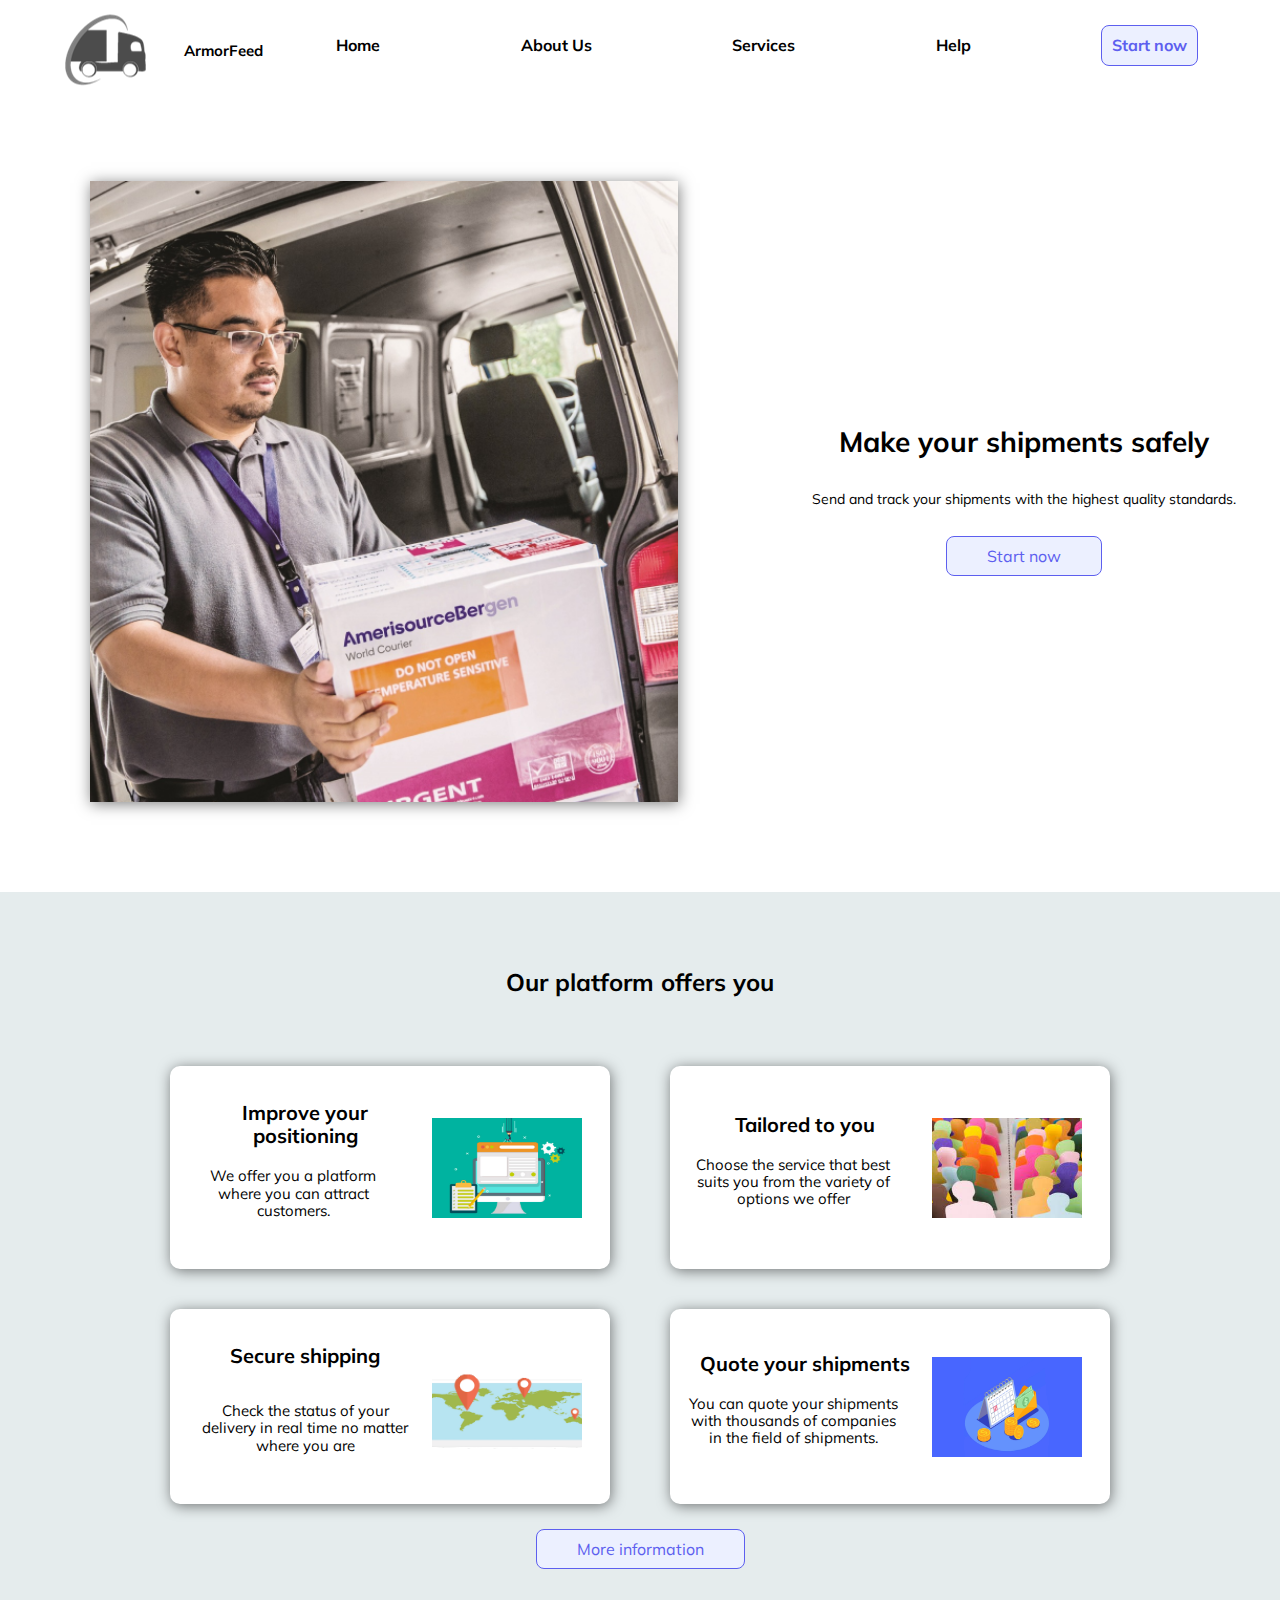
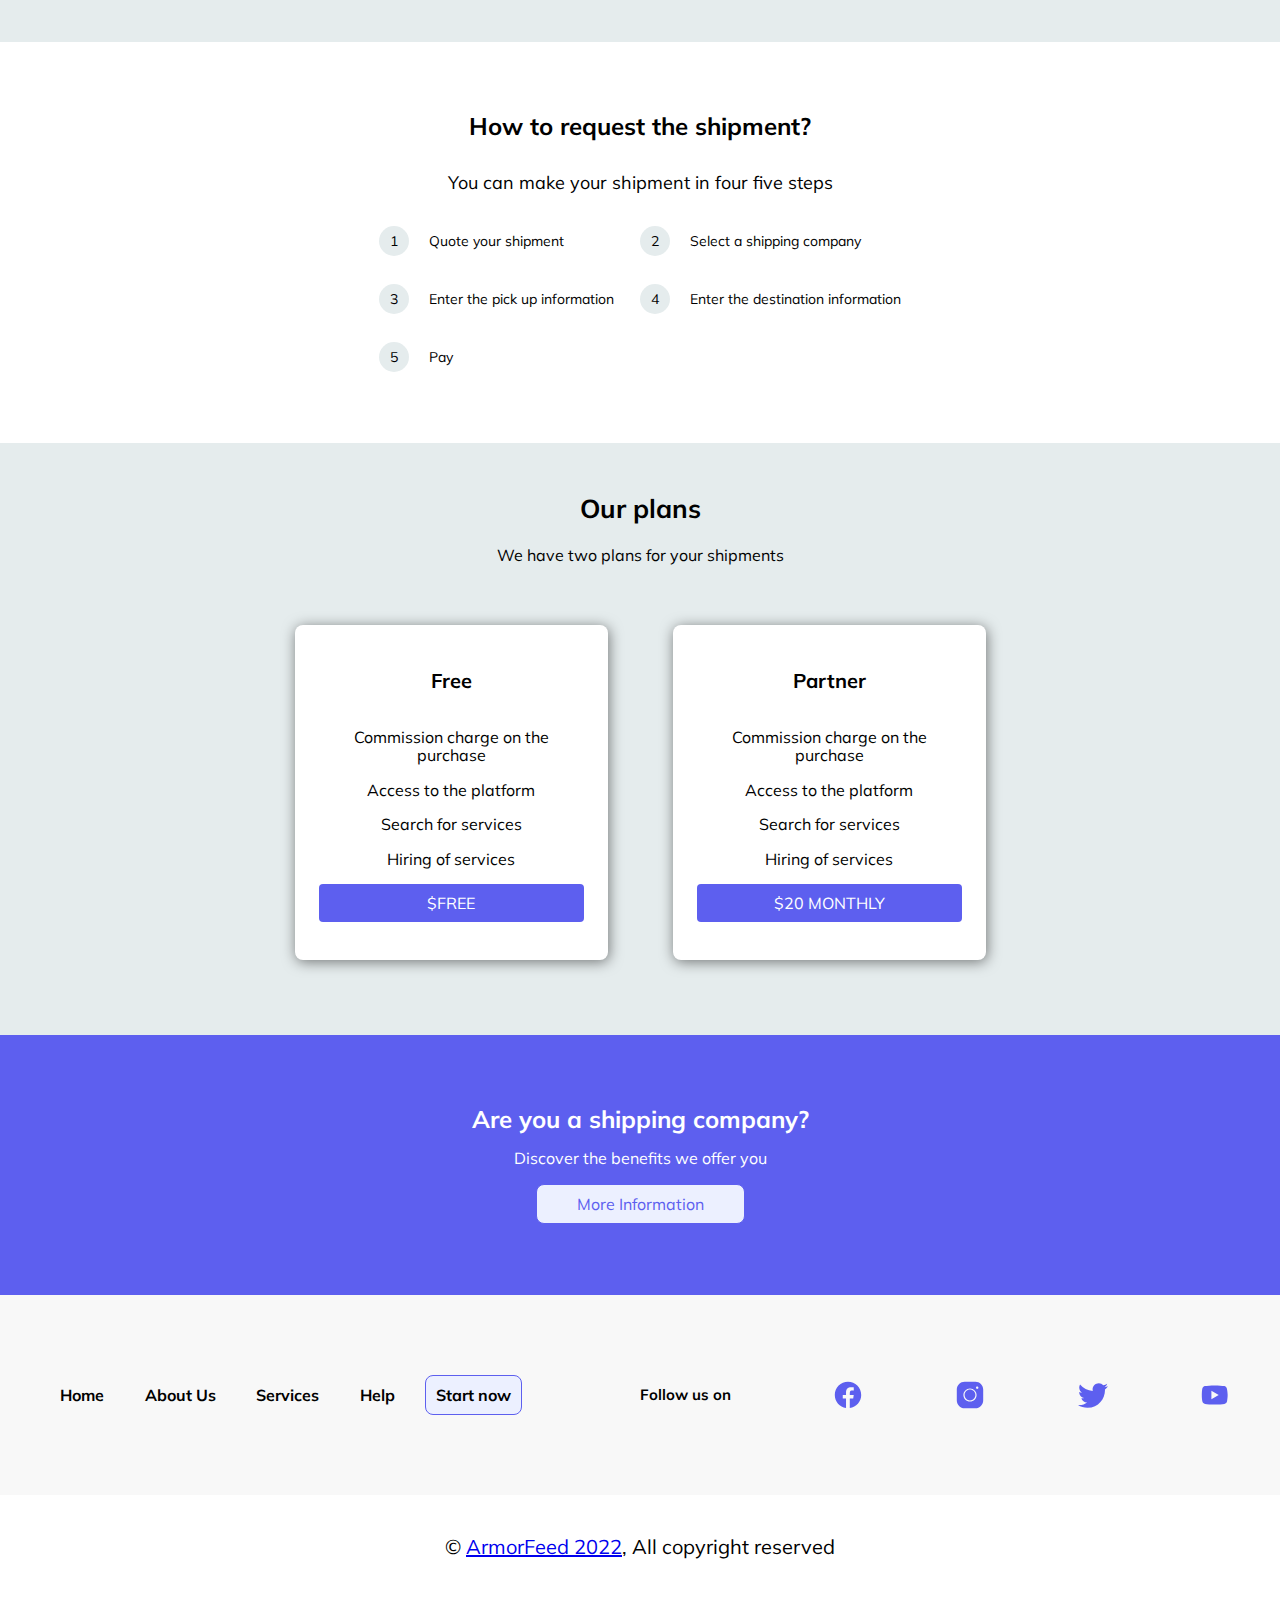
<file: index.html>
<!DOCTYPE html>
<html lang="en">
  <head>
    <meta charset="UTF-8" />
    <meta name="viewport" content="width=device-width, initial-scale=1.0" />
    <meta name="description" content="ArmorFeed safe shipping services" />
    <meta
      name="keywords"
      content="ArmorFeed, shipping services, safe shipping, couriers"
    />
    <meta name="author" content="Softeam" />
    <meta name="copyright" content="Copyright Softeam, 2022" />
    <title>ArmorFeed - Safe Shipments</title>
    <link rel="icon" href="favicon.ico">
    <link rel="stylesheet" href="css/normalize.css">
    <link rel="stylesheet" href="css/styles.css">
    <link rel="preconnect" href="https://fonts.googleapis.com">
    <link rel="preconnect" href="https://fonts.gstatic.com" crossorigin>
    <link href="https://fonts.googleapis.com/css2?family=Mulish:wght@300;400;500;700;800&display=swap" rel="stylesheet">
</head>
<body>

<header class="header">
    <section>
        <a href="" class="header__logo">
            <img src="img/armor-feed.png" alt="Logo image" class="header__logo-img">
            <div class="header__logo-text">ArmorFeed</div>
        </a>
    </section>
    <!-- Desktop navigation is injected here-->
    <img src="img/burger-nav.svg" alt="Burger Nav Icon" class="burgerNav" id="burgerNav">
    <!-- Tablet/mobile navigation is injected  here-->
</header>
<main class="base">
    <section id="Home"></section>
    <section id="About-us" class="disabled container"></section>
    <section id="Services" class="disabled container"></section>
    <section id="Help" class="disabled container"></section>
</main>
<footer>
    <!-- Footer Navigation is injected here -->
    <div id="footer" class="footer">
        <section class="footer__Description">
            <p class="footer__Description-item w-100">Follow us on</p>
            <a href="https://www.facebook.com/" target="_blank">
                <img src="img/facebook-icon.svg" alt="Facebook Logo" class="footer__Description-item">
            </a>
            <a href="https://www.instagram.com/" target="_blank">
                <img src="img/instagram-icon.svg" alt="Instagram Logo" class="footer__Description-item">
            </a>
            <a href="https://twitter.com/home" target="_blank">
                <img src="img/twitter-icon.svg" alt="twitter Logo" class="footer__Description-item">
            </a>
            <a href="https://www.youtube.com/" target="_blank">
                <img src="img/youtube-icon.svg" alt="youtube Logo" class="footer__Description-item">
            </a>
        </section>
    </div>
    <div class="terms">
        <p>&copy; <a href="terms.html">ArmorFeed 2022</a>, All copyright reserved</p>
    </div>
</footer>
<!--Nav Template to be injected using JavaScript -->
<template id="TemplateNav">
    <nav class="TemplateTabsNav showNavAnimation">
        <li><a class="header__tabs-item" href="#Home">Home</a></li>
        <li><a class="header__tabs-item" href="#About-us">About Us</a></li>
        <li><a class="header__tabs-item" href="#Services">Services</a></li>
        <li><a class="header__tabs-item" href="#Help">Help</a></li>
        <li><a class="header__tabs-item not-clickable button-secondary" href="https://armorfeed-58165.web.app/sign-in" target="_blank">Start now</a></li>
    </nav>
</template>

<script type="module" src="js/script.js"></script>
</body>
</html>
</file>
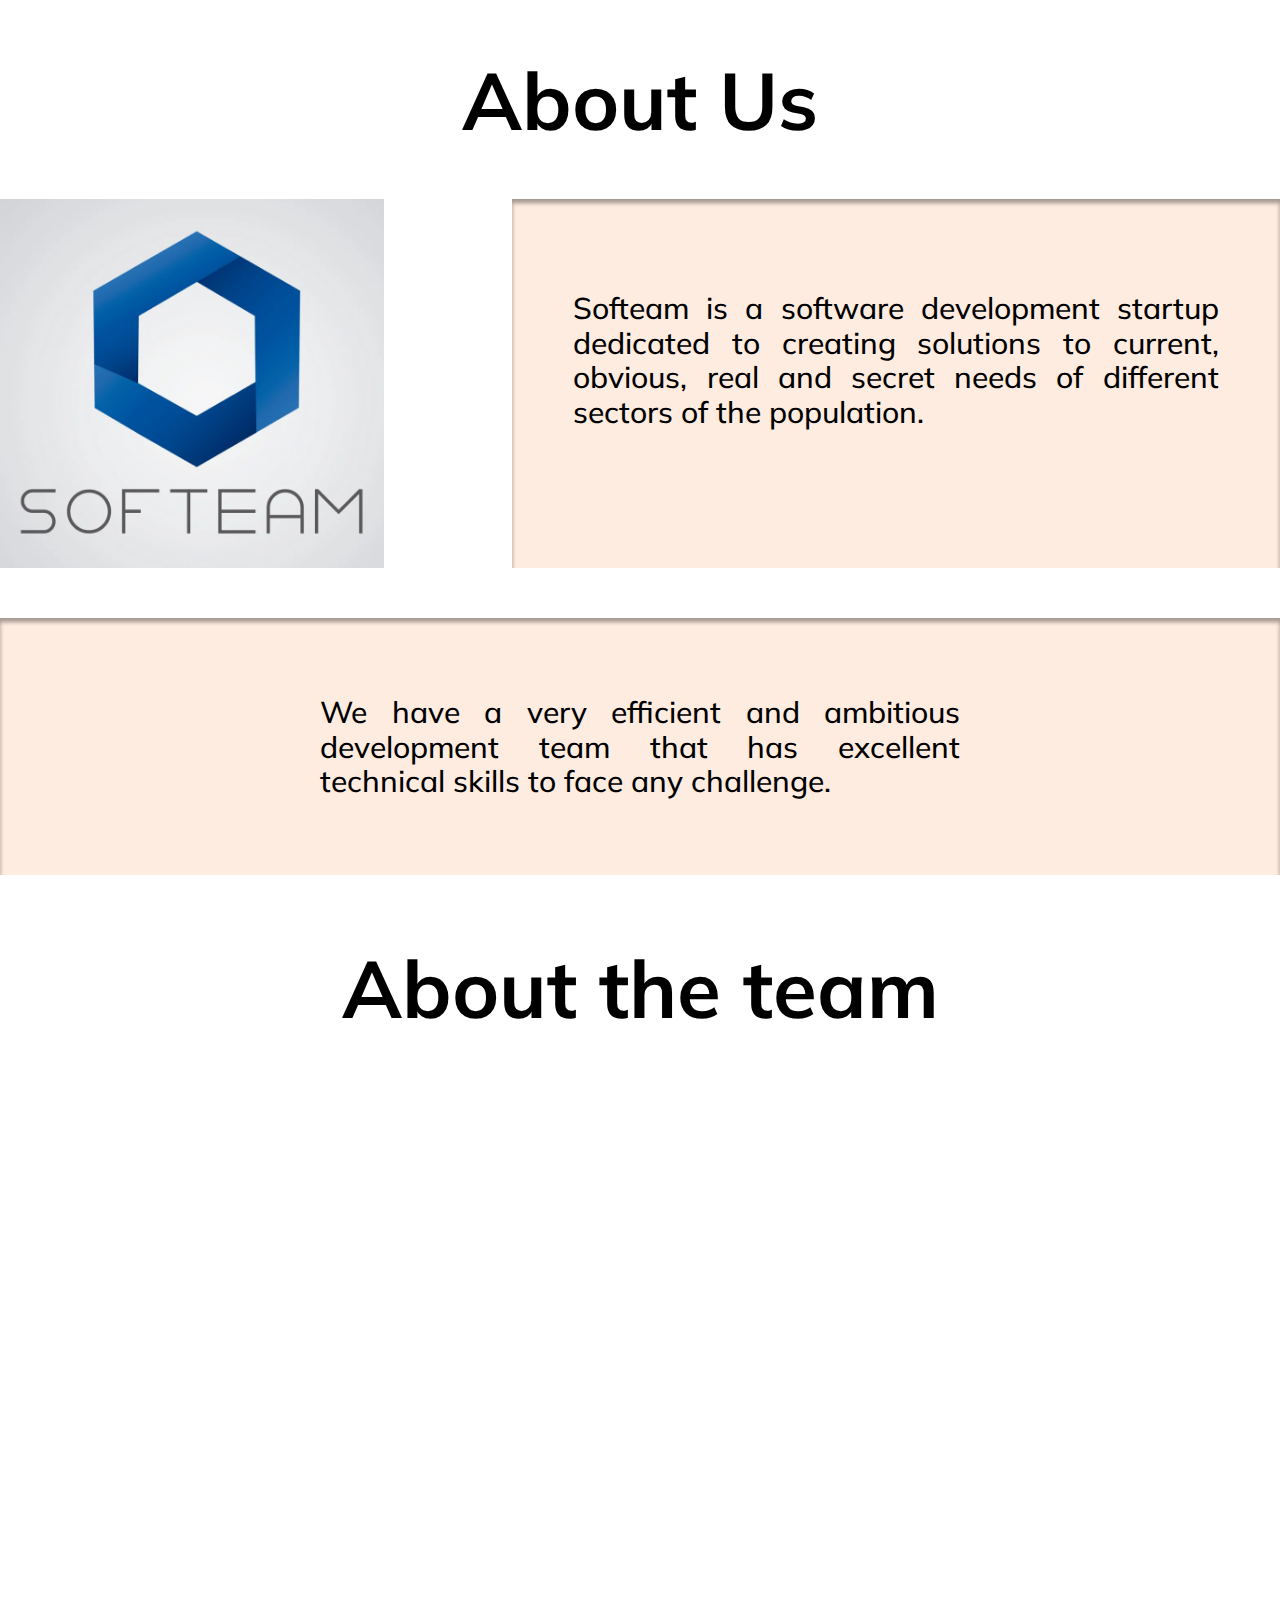
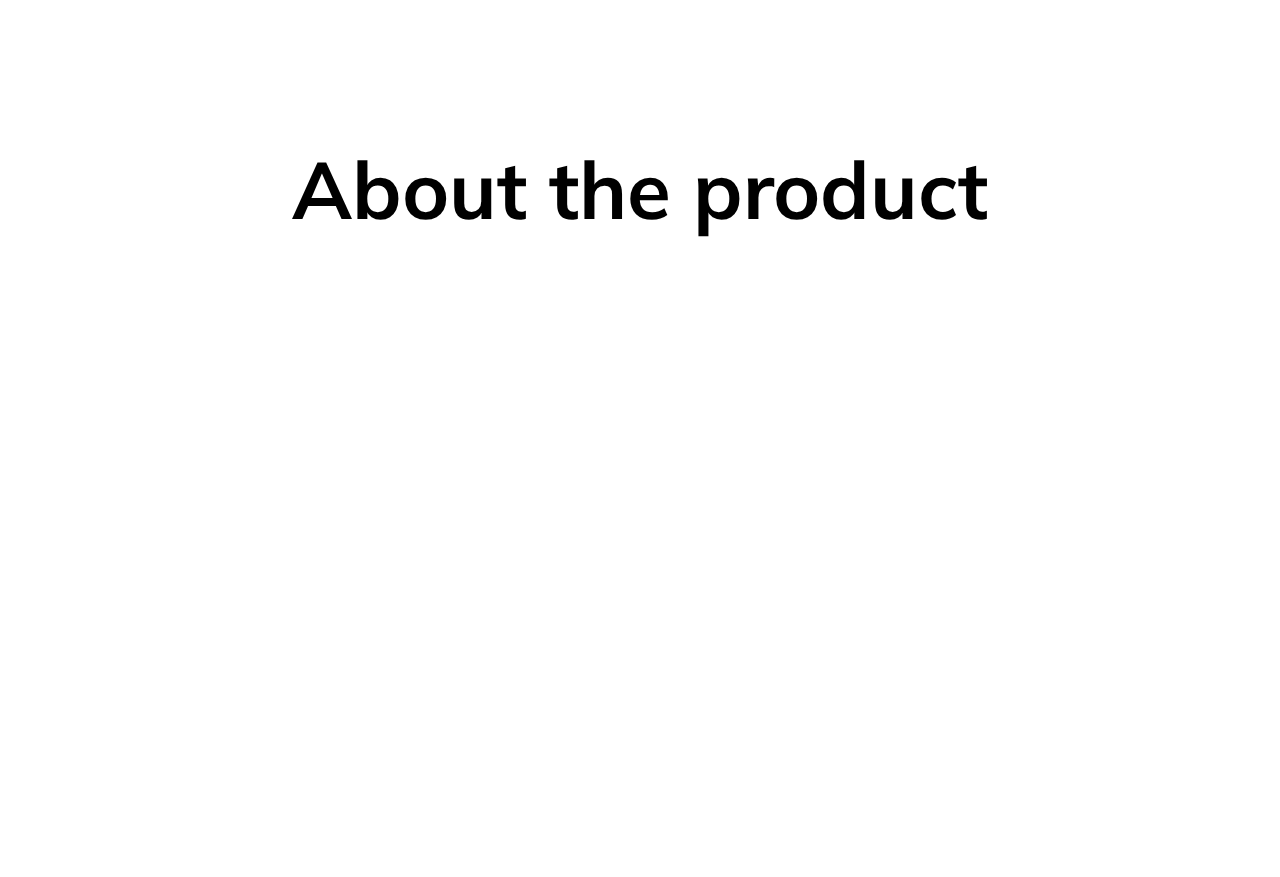
<file: about-us.html>
<!DOCTYPE html>
<html lang="en">
<head>
    <meta charset="UTF-8">
    <meta name="viewport" content="width=device-width, initial-scale=1.0">
    <meta name="description" content="ArmorFeed safe shipping services"/>
    <meta name="keywords" content="ArmorFeed, shipping services, safe shipping, couriers"/>
    <meta name="author" content="Softeam" />
    <meta name="copyright" content="Copyright Softeam, 2022" />
    <title>ArmorFeed - Safe Shipments</title>

    <link rel="icon" href="favicon.ico">
    <link rel="stylesheet" href="css/normalize.css">
    <link rel="stylesheet" href="css/styles.css">

    <link rel="preconnect" href="https://fonts.googleapis.com">
    <link rel="preconnect" href="https://fonts.gstatic.com" crossorigin>
    <link href="https://fonts.googleapis.com/css2?family=Mulish:wght@300;400;500;700;800&display=swap" rel="stylesheet">

</head>
<body>
<div class="about-us">
    <h1 class="about-us-title">About Us</h1>
    <section class="about-us__content">
        <div class="about-us__content__section__first">
            <img
                    src="img/softeam-logo.png"
                    alt="Softeam Logo"
                    class="about-us__content__section__first-img"
            />
            <p class="about-us__content__section__first-description">
                Softeam is a software development startup dedicated to creating solutions to
                current, obvious, real and secret needs of different sectors of the population.
            </p>
        </div>
        <div class="about-us__content__section__second">
            <p class="about-us__content__section__second-description">
                We have a very efficient and ambitious development team that has excellent
                technical skills to face any challenge.
            </p>
        </div>
        <div class="about_the_team">
            <h2 class="about-us-title">About the team</h2>
            <div class="video-container">
                <iframe class="video" src="https://www.youtube.com/embed/oujhpc4mqfg?start=1" title="YouTube video player" frameborder="0" allow="accelerometer; autoplay; clipboard-write; encrypted-media; gyroscope; picture-in-picture" allowfullscreen></iframe>
            </div>
        </div>
        <div class="about_the_product">
            <h2 class="about-us-title">About the product</h2>
            <div class="video-container">
                <iframe class="video" src="https://www.youtube.com/embed/bqr-8kQlpbE" title="YouTube video player" frameborder="0" allow="accelerometer; autoplay; clipboard-write; encrypted-media; gyroscope; picture-in-picture" allowfullscreen></iframe>
            </div>
        </div>
    </section>
</div>

<script src="js/script.js"></script>
</body>
</html>
</file>
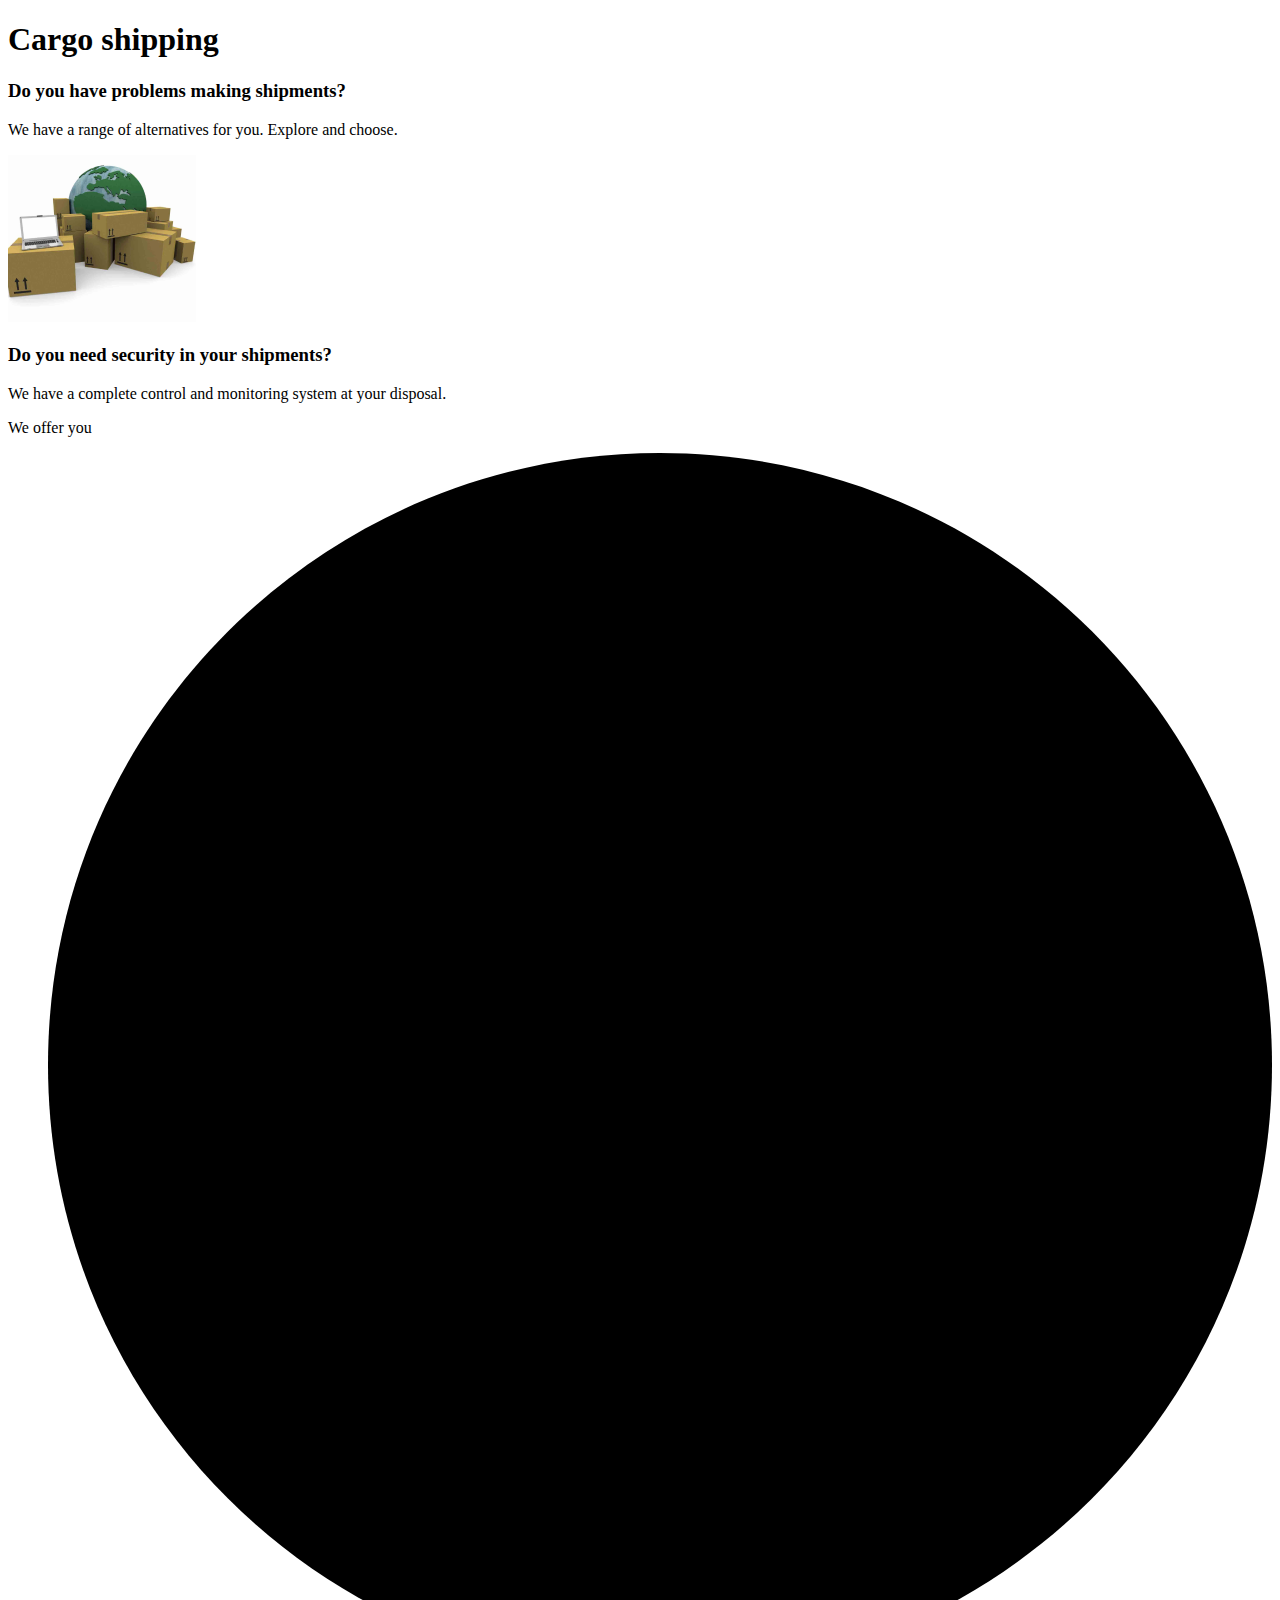
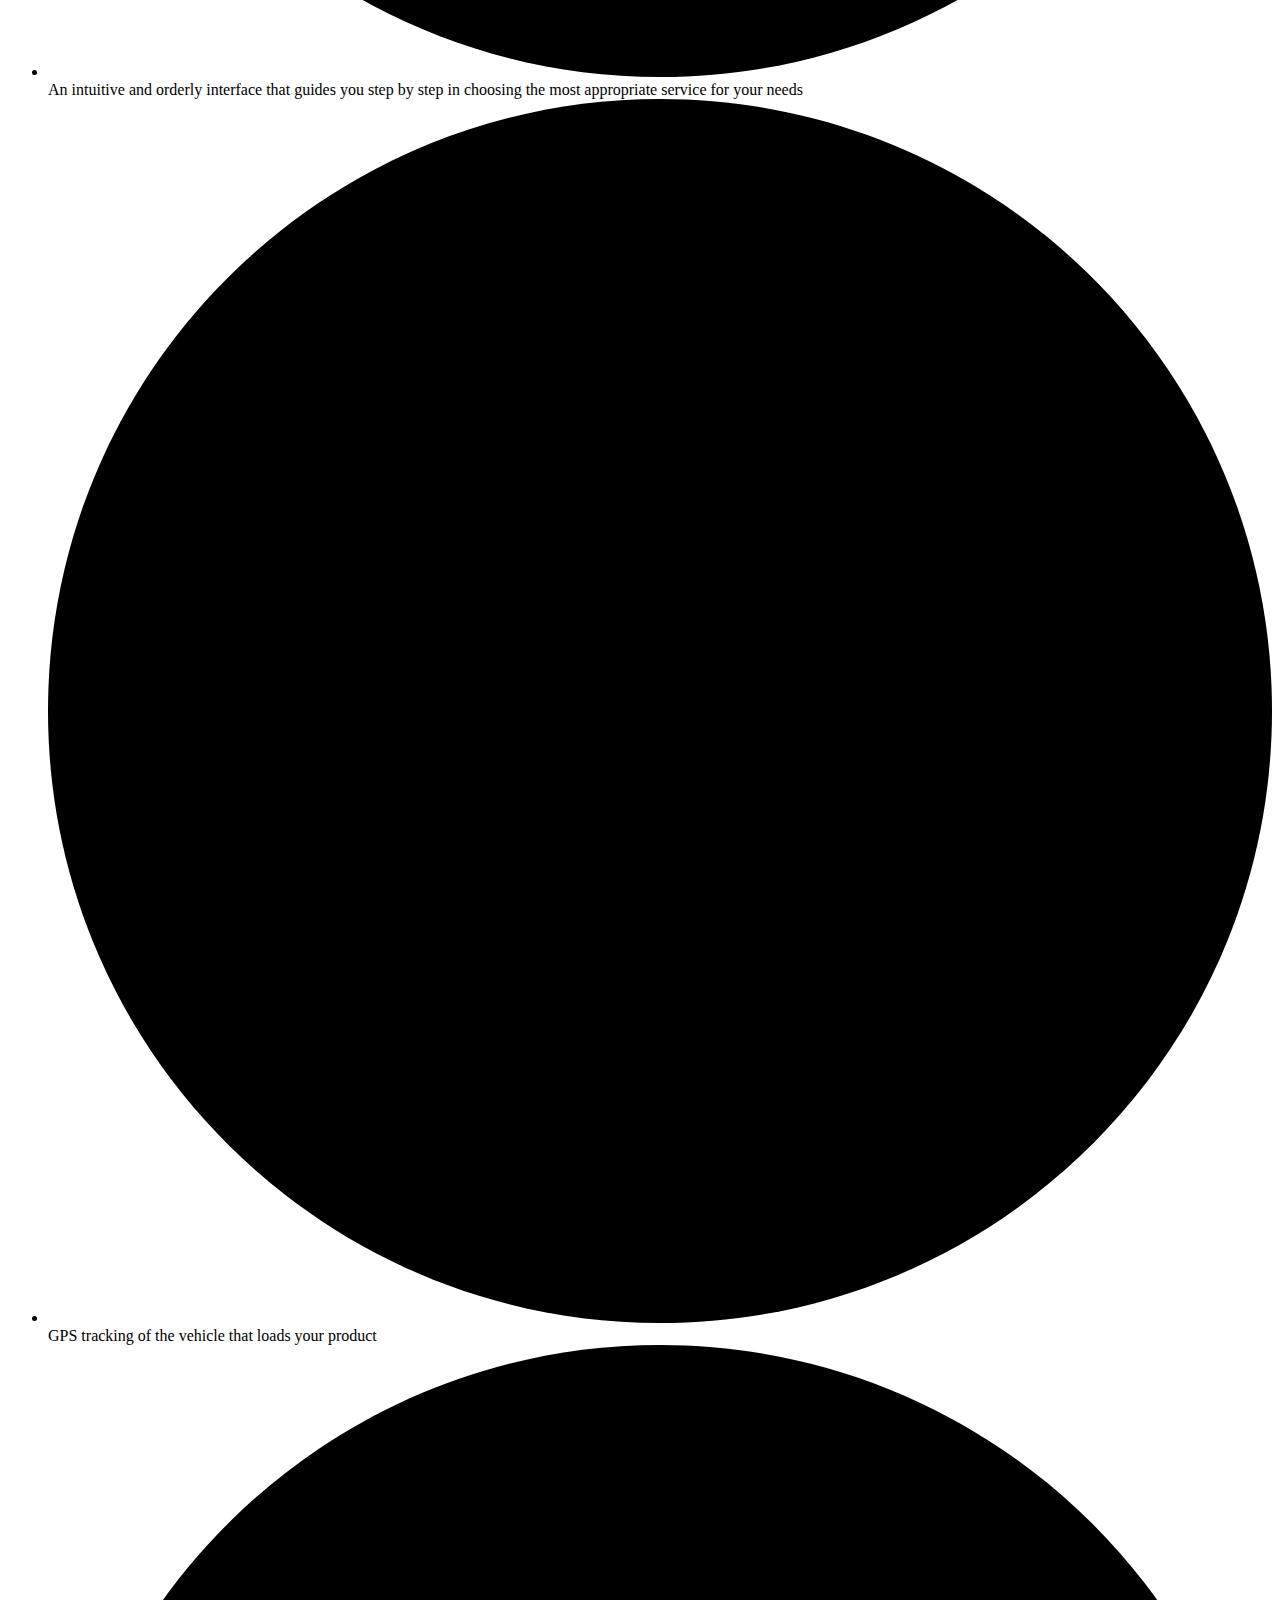
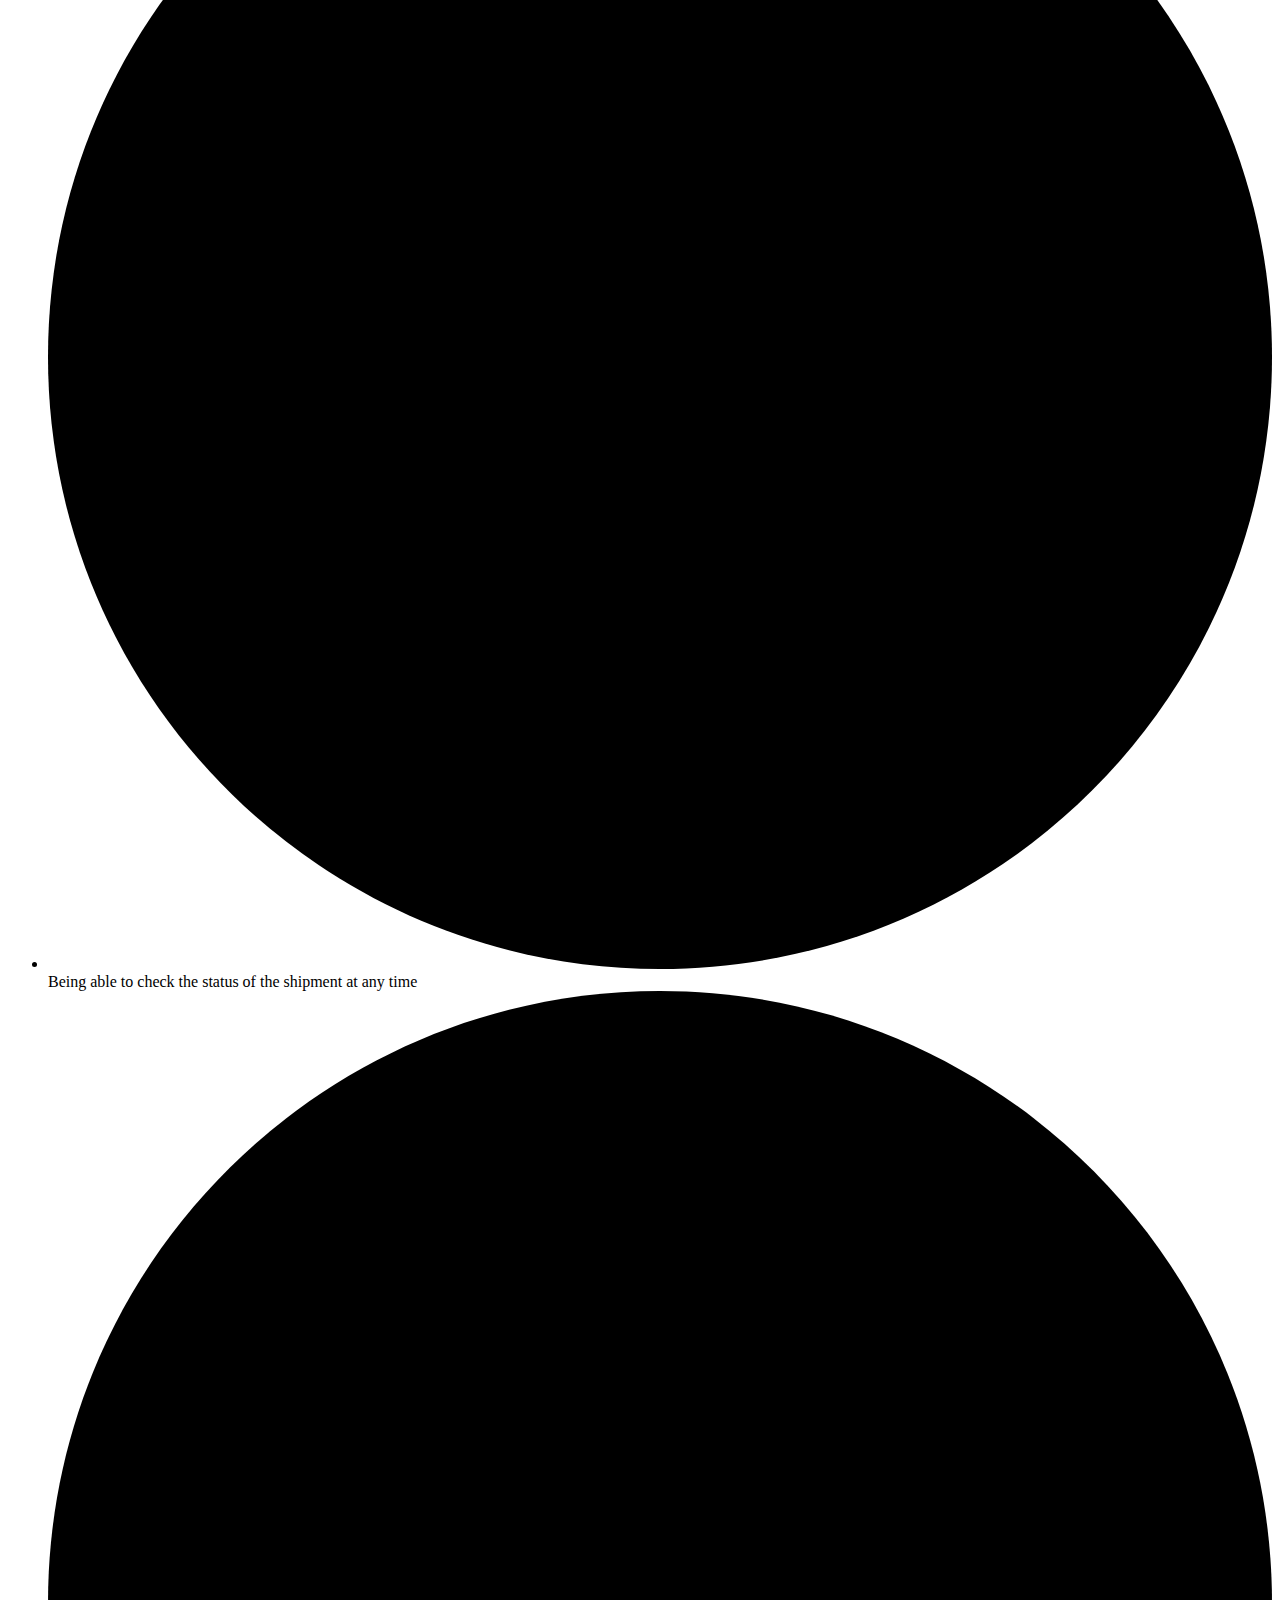
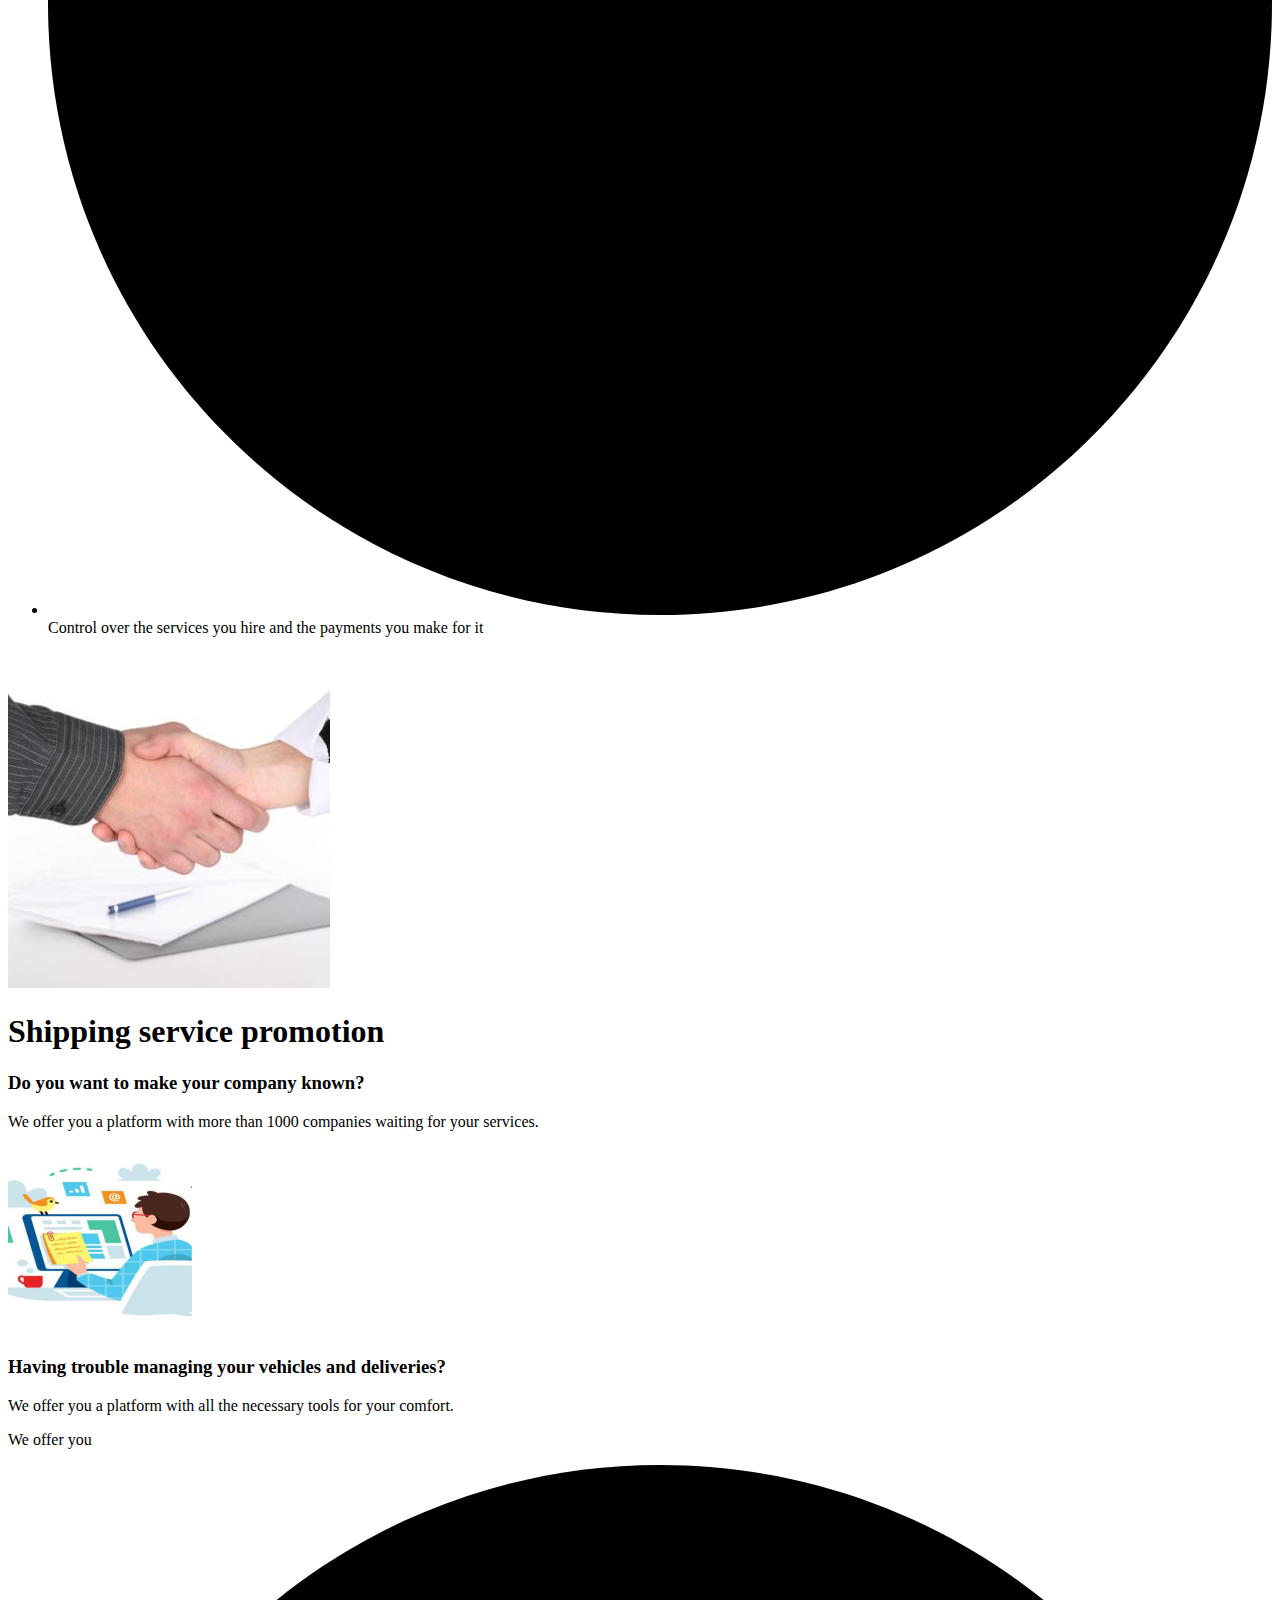
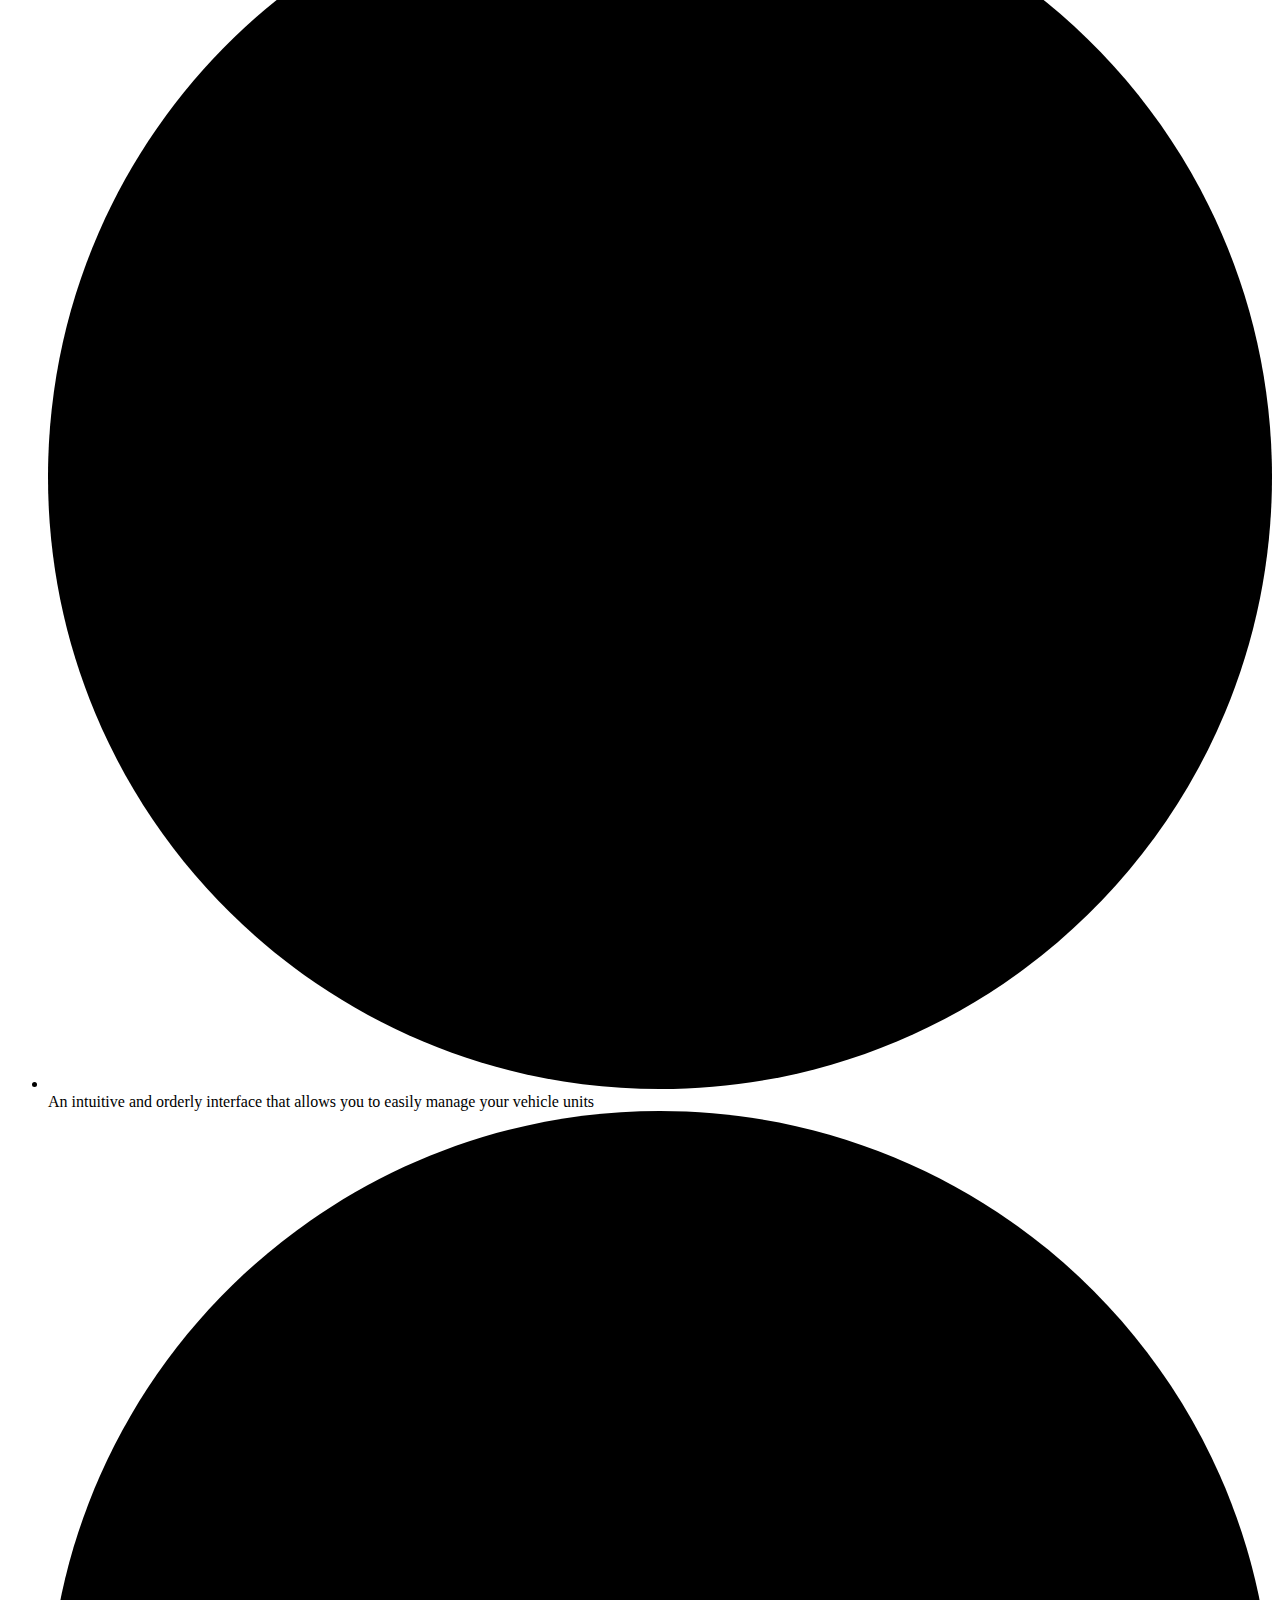
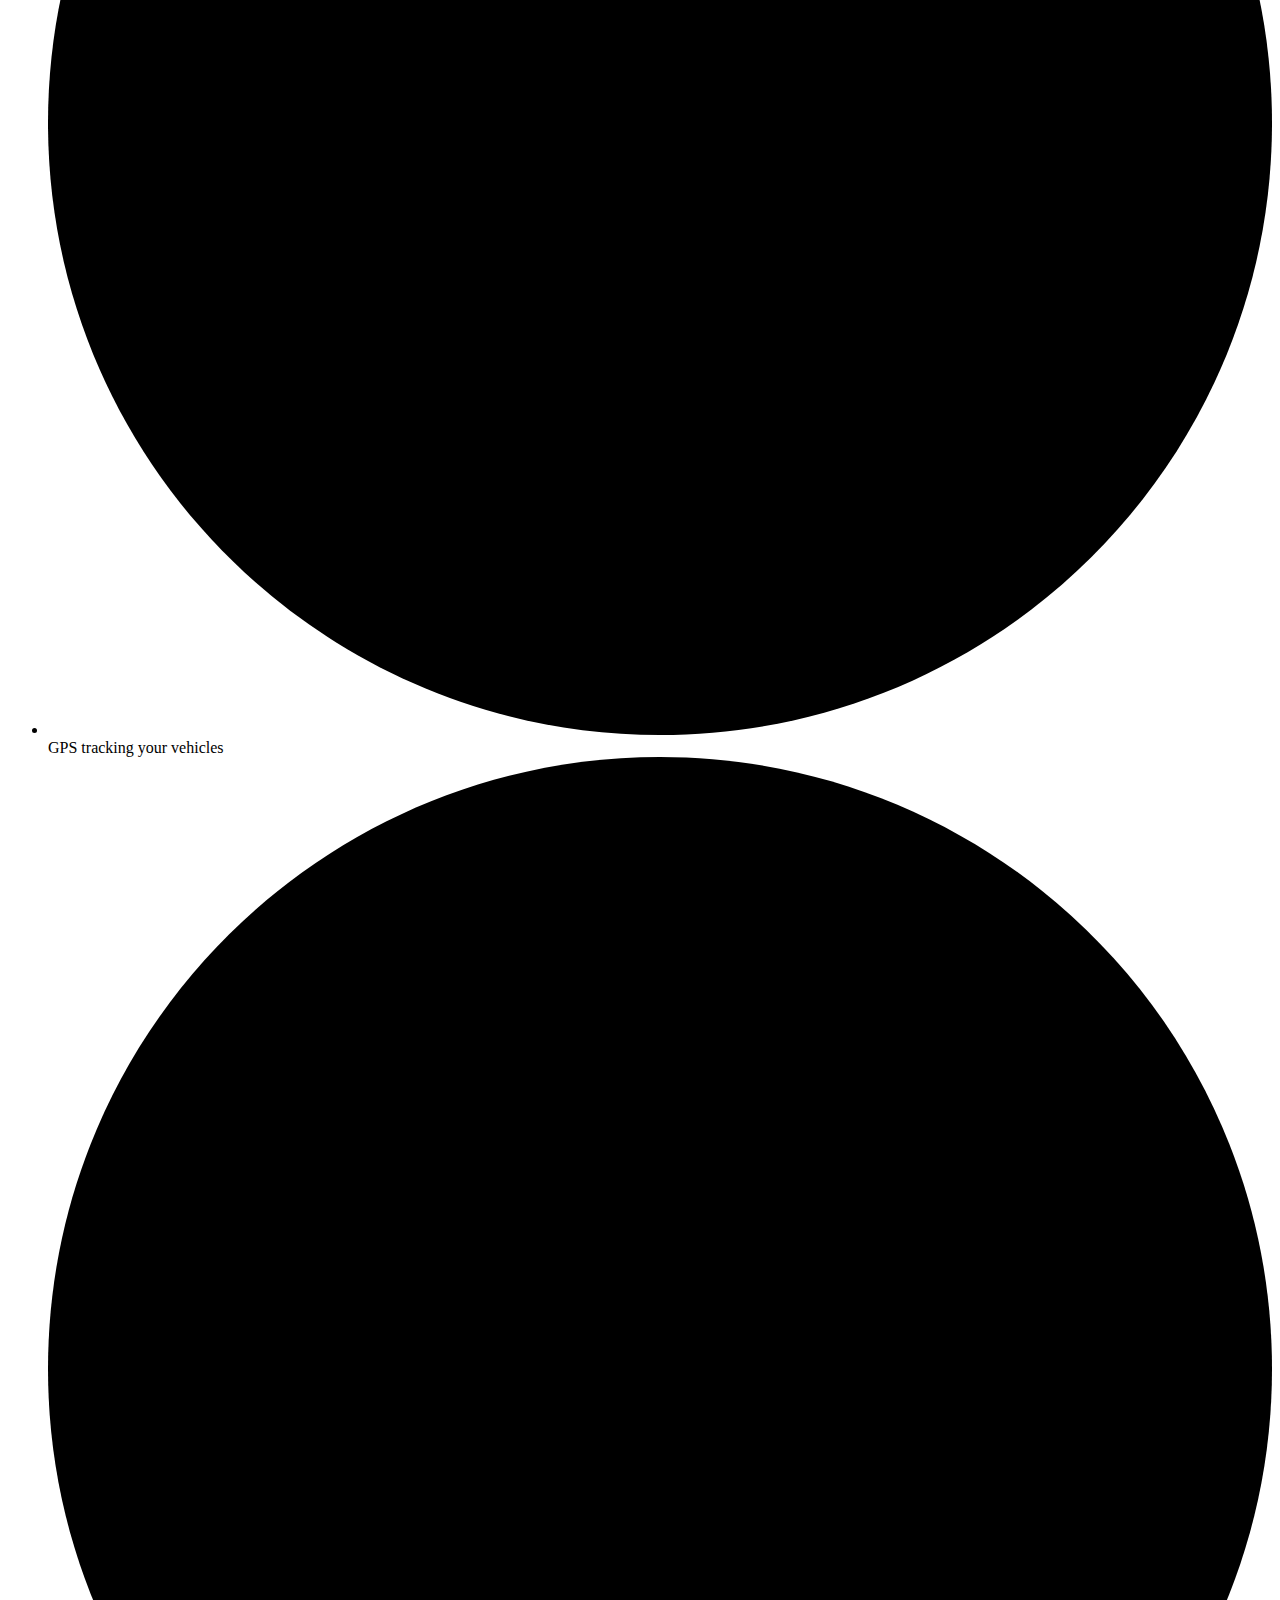
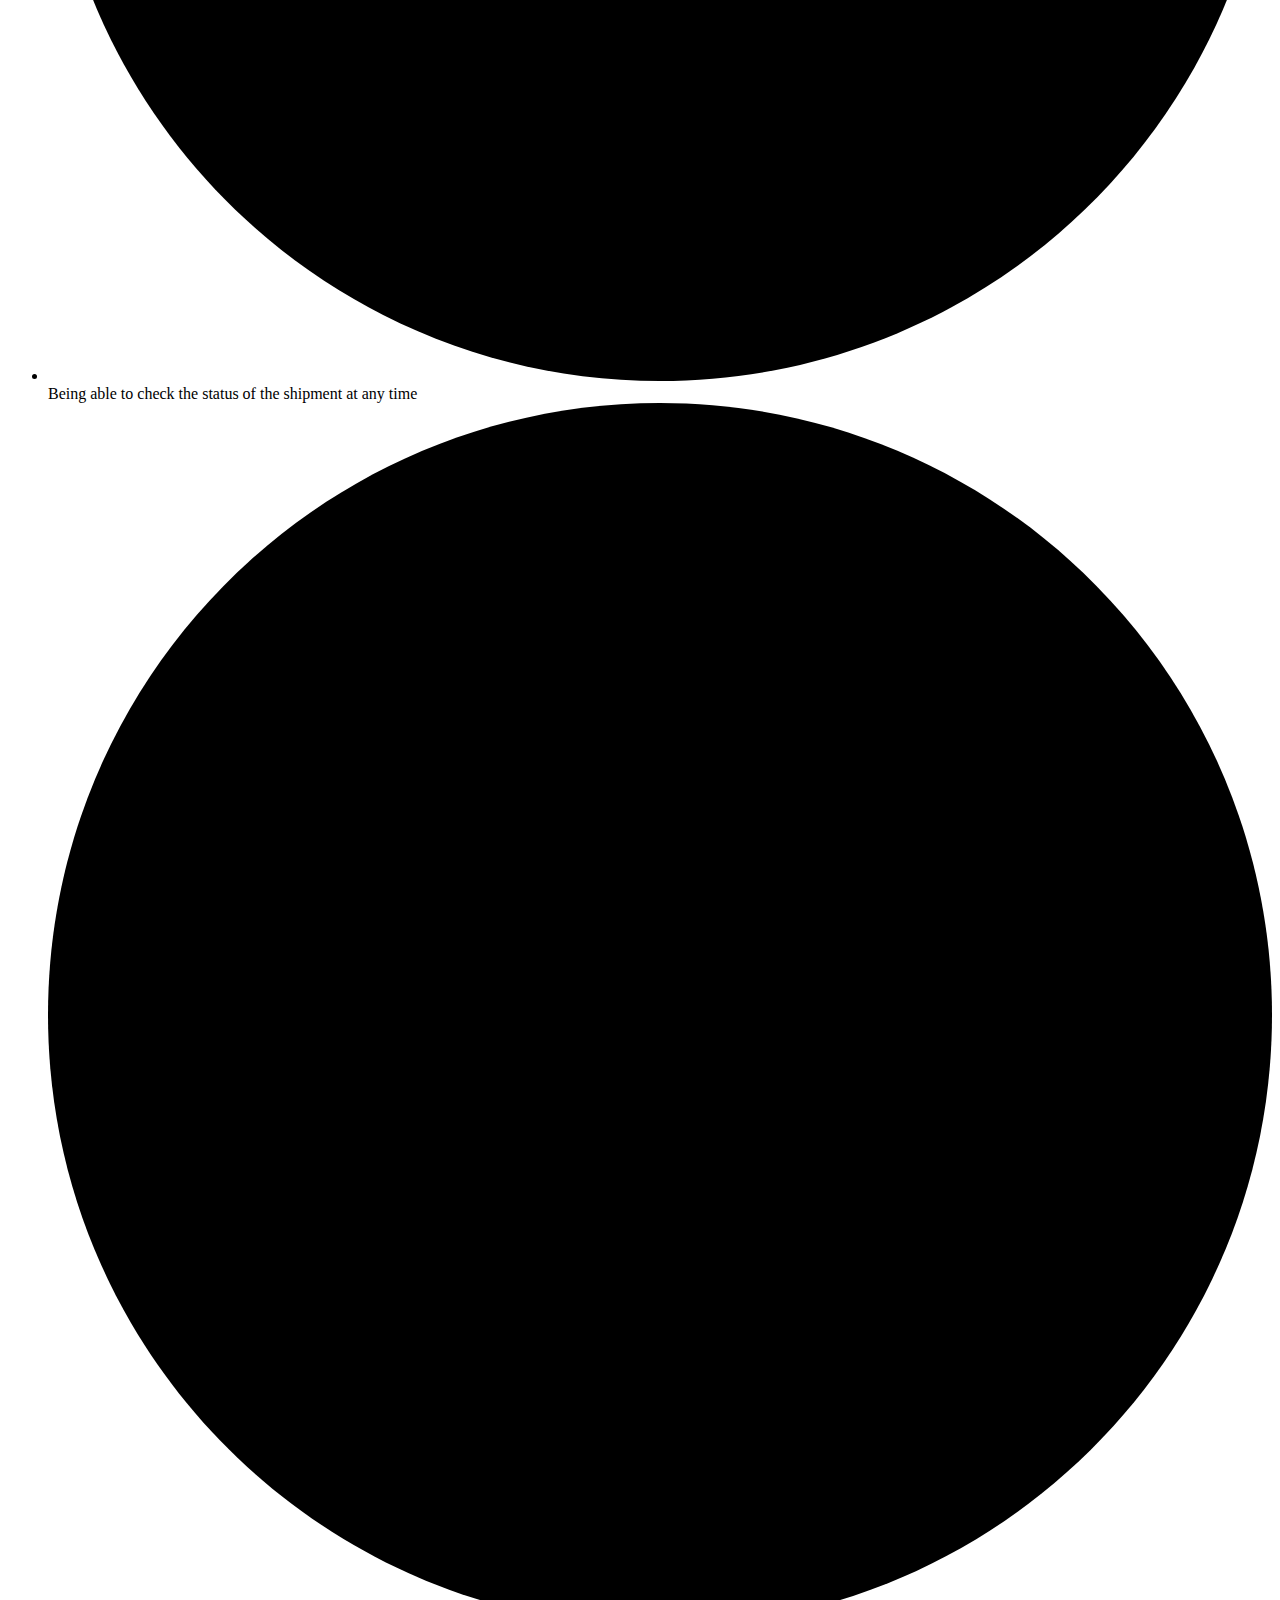
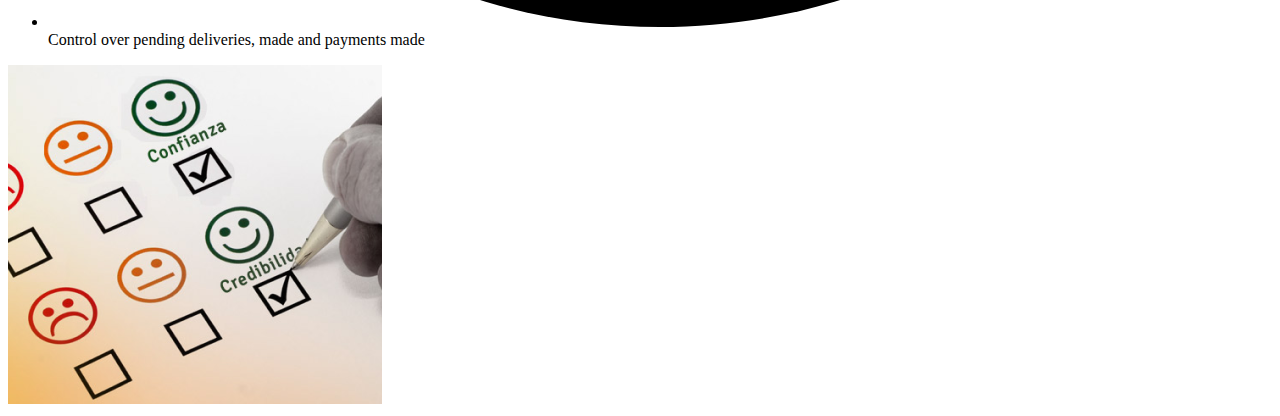
<file: services.html>
<!DOCTYPE html>
<html lang="en">
<head>
    <meta charset="UTF-8">
    <meta http-equiv="X-UA-Compatible" content="IE=edge">
    <meta name="viewport" content="width=device-width, initial-scale=1.0">
    <title>Document</title>
</head>

<body>
    <div class="services">
        <!--First Section starts-->
        <section class="services__section" id="first-section">
          <h1 class="services__section-title">Cargo shipping</h1>
          <article class="services__section__questions">
            <section class="services__section__questions__card">
              <h3 class="services__section__questions__card-title">
                  Do you have problems making shipments?
              </h3>
              <p class="services__section__questions__card-text">
                  We have a range of alternatives for you. Explore and choose.
              </p>
            </section>
            <img src="img/shipments.png" alt="" class="services__section__questions-img">
            <section class="services__section__questions__card">
                <h3 class="services__section__questions__card-title">
                    Do you need security in your shipments?
              </h3>
              <p class="services__section__questions__card-text">
                  We have a complete control and monitoring system at your disposal.
              </p>
            </section>
          </article>
          <article class="services__section__description">
            <section class="services__section__description__card">
                <p class="services__section__description__card-title">We offer you</p>
                <ul class="services__section__description__card__list">
                    <li class="services__section__description__card__list-item"><img src="img/Item-listIcon.svg" alt="Item list icon" class="list-icon">An intuitive and orderly interface that guides you step by step in choosing the most appropriate service for your needs</li>
                    <li class="services__section__description__card__list-item"><img src="img/Item-listIcon.svg" alt="Item list icon" class="list-icon">GPS tracking of the vehicle that loads your product</li>
                    <li class="services__section__description__card__list-item"><img src="img/Item-listIcon.svg" alt="Item list icon" class="list-icon">Being able to check the status of the shipment at any time</li>
                    <li class="services__section__description__card__list-item"><img src="img/Item-listIcon.svg" alt="Item list icon" class="list-icon">Control over the services you hire and the payments you make for it</li>
                </ul>
            </section>
            <img src="img/contract.png" alt="" class="services__section__description-img">
          </article>
        </section>
        <!--First Section ends-->
        <!--Second Section starts-->
        <section class="services__section">
          <h1 class="services__section-title">Shipping service promotion</h1>
          <article class="services__section__questions">
            <section class="services__section__questions__card">
              <h3 class="services__section__questions__card-title">
                  Do you want to make your company known?
              </h3>
              <p class="services__section__questions__card-text">
                  We offer you a platform with more than 1000 companies waiting for your services.
              </p>
            </section>
            <img src="img/management.png" alt="" class="services__section__questions-img">
            <section class="services__section__questions__card">
                <h3 class="services__section__questions__card-title">
                    Having trouble managing your vehicles and deliveries?
              </h3>
              <p class="services__section__questions__card-text">
                  We offer you a platform with all the necessary tools for your comfort.
              </p>
            </section>
          </article>
          <article class="services__section__description">
            <section class="services__section__description__card">
                <p class="services__section__description__card-title">We offer you</p>
                <ul class="services__section__description__card__list">
                    <li class="services__section__description__card__list-item"><img src="img/Item-listIcon.svg" alt="Item list icon" class="list-icon">An intuitive and orderly interface that allows you to easily manage your vehicle units</li>
                    <li class="services__section__description__card__list-item"><img src="img/Item-listIcon.svg" alt="Item list icon" class="list-icon">GPS tracking your vehicles</li>
                    <li class="services__section__description__card__list-item"><img src="img/Item-listIcon.svg" alt="Item list icon" class="list-icon">Being able to check the status of the shipment at any time</li>
                    <li class="services__section__description__card__list-item"><img src="img/Item-listIcon.svg" alt="Item list icon" class="list-icon">Control over pending deliveries, made and payments made</li>
                </ul>
            </section>
            <img src="img/user-satisfaction.png" alt="" class="services__section__description-img">
          </article>
        </section>
         <!--Second Section ends-->
      </div>
</body>
</html>
</file>
<file: css/styles.css>
/** CUSTOM PROPERTY */

:root {
    /** Colors palette **/
    --Light: #ffffff;
    --Darked: #000000;
    --Gray: #5c5c5c;
    --GrayLight: #C4C4C4;
    --OrangeLight: #ffece1;
    --OrangeDark: #ff7f37;
    --GreenLight: #e5eced;
    --BlueLight: #ecf0ff;
    --BlueDark: #5d5fef;
    --nav: #F8F8F8;

    /** Fonts **/
    --mainFont: 'Mulish', sans-serif;

    /** Screen size **/
    --tablet: 76.8rem;
    --mobile: 48rem;
    --desktop: 120;
}

/** GLOBALS */

html {
    font-size: 62.5%;
    box-sizing: border-box;
    scroll-behavior: smooth;
    scroll-snap-type: y mandatory;
}
body {
    font-size: 16%;
    font-family: var(--mainFont);
}
*, *:before, *:after {
    box-sizing: inherit;
}

/* UTILITIES */

.container {
    width: 95%;
    max-width: 130rem;
    margin: 0 auto;
}

.bg-green {
    background-color: var(--GreenLight);
}

.button-primary {
    padding: 1rem 4rem;
    font-size: 1.6rem;
    background-color: var(--BlueDark);
    border: none;
    color: var(--Light);
    border-radius: 0.4rem;
    cursor: pointer;
    transition: all 300ms;
    text-decoration: none;
}

.button-primary:hover {
    transform: scale(1.04, 1.04)
}

.button-secondary {
    padding: 1rem 4rem;
    font-size: 1.6rem;
    background-color: var(--BlueLight);
    color: var(--BlueDark);
    border: 1px solid var(--BlueDark);
    border-radius: 0.8rem;
    cursor: pointer;
    transition: all 300ms;
    text-decoration: none;
}

.button-secondary:hover {
    transform: scale(1.04, 1.04)
}

.align-center {
    display: flex;
    align-items: center;
    text-align: center;
}

.terms {
    padding: 2rem 0;
    display: flex;
    justify-content: center;
    align-items: center;
    font-size: 2rem;
}

.center {
    display: flex;
    align-items: center;
    justify-content: center;
}

.w-100 {
    min-width: 100px;
}

/** About us Styles **/
.about-us-title {
    text-align: center;
    font-size: 8rem;
}
.about-us__content__section__first-img {
    display: block;
    width: 100%;
}
.about-us__content {
    width: 100%;
}
.about-us__content__section__first {
    display: grid;
    grid-template-columns: 30% 60%;
    column-gap: 10%;
    row-gap: 5%;
    align-items: center;
}


.about-us__content__section__second-img {
    display: block;
    width: 50rem;
    margin: 0 auto;
    margin-bottom: 6rem;
}

.about-us__content__section__first-description, .about-us__content__section__second-description {
    background-color: var(--OrangeLight);
    font-weight: 500;
    font-size: 3rem;
    text-align: justify;
    box-shadow: inset 0px 4px 4px rgba(0, 0, 0, 0.2), inset 0px 4px 4px rgba(0, 0, 0, 0.2);
}
.about-us__content__section__first-description {
    padding: 12% 8%;
    margin: 0;
    height: 100%;
}

.about-us__content__section__second-description {
    padding: 6% 25%;
    margin: 5rem 0;
}


@media (max-width: 778px) {
    .about-us-title {
        font-size: 4rem;
    }
    .about-us__content__section__first {
        grid-template-columns: unset;
        grid-template-rows: 45% 45%;
        height: 50rem;
        row-gap: 10%;
        column-gap: unset;
    }
    .about-us__content__section__first-img {
        width: auto;
        height: 100%;
        justify-self: center;
    }
    .about-us__content__section__first-description {
        font-size: 2.5rem;
    }
    .about-us__content__section__second-description {
        font-size: 2.5rem;
    }
    .about-us__content__section__first-description {
        padding: 5rem 2rem;
    }
    .about-us__content__section__second-img {
        display: block;
        width: 40rem;
        margin: 0 auto;
        margin-bottom: 6rem;
    }
}

@media (max-width: 480px){
    .about-us-title {
        font-size: 3rem;
    }
    .about-us__content__section__first-description, .about-us__content__section__second-description{
        width: 90%;
        margin-left: 5%;
        padding: 4.5rem 2.5rem;
    }
    .about-us__content__section__first-img {
        width: 80%;
        /*margin-left:10%;*/
    }
    .about-us__content__section__first-description {
        font-size: 1.5rem;
    }
    .about-us__content__section__second-description {
        font-size: 1.5rem;
    }
    .about-us__content__section__second-img {
        display: block;
        width: 20rem;
        margin: 0 auto;
        margin-bottom: 6rem;
    }

}

/* HOME SELECTORS */

.banner {
    display: unset;
}
.banner__background {
    height: 89vh;
    background-image: url("../img/banner_companies.png");
    background-repeat: no-repeat;
    background-size: cover;
    position: relative;
}

@media (min-width: 770px) {
    .banner {
        display: grid;
        grid-template-columns: 60% 40%;
    }
    .banner__background {
        background-image: none;
    }
}
.banner__information {
    display: flex;
    flex-direction: column;
    justify-content: center;
    align-items: center;
    height: 100%;
    width: 100%;
    position: absolute;
    background-color: rgba(0, 0, 0, .4);
}
.banner_information-title {
    font-size: 2.8rem;
    padding: 0 2rem;
    text-align: center;
    font-weight: bold;
    color: var(--Light);
}
.banner__information-description {
    font-size: 1.4rem;
    padding: 0 2rem;
    text-align: center;
    color: var(--Light);
}
.banner__image {
    display: none;
}
@media (min-width: 770px) {
    .banner__information {
        background-color: transparent;
    }
    .banner_information-title, .banner__information-description {
        color: var(--Darked);
    }
    .banner__image {
        display: flex;
        justify-content: center;
        align-items: center;
        margin: 9rem;
        background-size: cover;
        background-image: url("../img/banner_companies.png");
        background-repeat: no-repeat;
        background-position: center;
        box-shadow: 1px 2px 14px 0px rgba(0,0,0,0.50);
    }
}
.banner__information-button {
    margin-top: 1.5rem;
}

.person{
    display: flex;
    flex-direction: column;
    align-items: center;
}
.person__title {
    font-size: 2.4rem;
    font-weight: bold;
}

.features {
    display: flex;
    flex-direction: column;
    align-items: center;
    row-gap: 2.5rem;
    padding: 5.7rem 0;
}
@media (min-width: 970px) {
    .features__elements {
        display: grid;
        grid-template-columns: repeat(2, 1fr);
        gap: 4rem;
    }
}
.features__title {
    font-size: 2.4rem;
    font-weight: bold;
}
.features__description {
    margin-bottom: 2.5rem;
}

.feature {
    width: auto;
    background-color: var(--Light);
    border-radius: 1rem;
    padding: 3.5rem 1.8rem;
    margin-bottom: 3.6rem;
    margin-right: 1rem;
    margin-left: 1rem;
    box-shadow: 1px 2px 14px 0px rgba(0,0,0,0.50);
}
.feature__text {
    text-align: center;
    display: flex;
    flex-direction: column;
    justify-content: center;
    align-items: center;
}
@media (min-width: 970px) {
    .feature {
        width: 44rem;
        margin-bottom: 0;
        display: flex;
        align-items: center;
    }
    .feature__text {
        display: flex;
        align-items: center;
        justify-content: center;
    }
    .feature__image {
        padding: 0 1rem;
    }
}
.feature__image {
    display: flex;
    justify-content: center;
}
.feature:last-child {
    margin-bottom: 0rem;
}
.feature__text-description {
    font-size: 1.5rem;
    max-width: 35rem;
    width: 90%;
}
.feature__text-title {
    font-size: 2rem;
    margin-top: 0;
}
.feature__text-action {
    margin-bottom: 1.6rem;
}
.feature__image {
    height: 10rem;
}
.feature__text-title {
    font-size: 2rem;
    font-weight: bold;
}

.shipment {
    padding: 5.7rem 0;
    display: flex;
    flex-direction: column;
    align-items: center;
}
.shipment__title {
    font-size: 2.4rem;
    margin: 1.4rem 0;
    text-align: center;
}
.shipment__description {
    font-size: 1.8rem;
    text-align: center;
}
@media (min-width: 770px) {
   .shipments__steps {
       display: grid;
       grid-template-columns: repeat(2, 1fr);
   }
}
.step {
    display: flex;
    column-gap: 1rem;
    font-size: 1.4rem;
}
.step__number {
    width: 3rem;
    height: 3rem;
    background-color: var(--GreenLight);
    display: flex;
    justify-content: center;
    align-items: center;
    border-radius: 1.5rem;
    margin-right: 1rem;
}
.step__text {
    display: flex;
    justify-content: center;
    align-items: center;
}

.plans {
    padding: 5.7rem 0;
    background-color: var(--GreenLight);
}
.plan__title {
    font-size: 2.6rem;
    text-align: center;
}
.plan__description {
    font-size: 1.6rem;
    text-align: center;
}
.plan__elements {
    padding: 4.5rem 0;
    display: flex;
    flex-direction: column;
    align-items: center;
}
@media (min-width: 770px) {
    .plan__elements {
        flex-direction: row;
        justify-content: center;
        column-gap: 2rem;
    }
}
.plan {
    display: flex;
    flex-direction: column;
    border-radius: 0.8rem;
    width: 31.3rem;
    height: 33.5rem;
    background-color: var(--Light);
    text-align: center;
    padding: 2.4rem;
    box-shadow: 1px 2px 14px 0px rgba(0,0,0,0.50);
}
.plan:first-child {
    margin-bottom: 4.5rem;
}
@media (min-width: 770px) {
    .plan:first-child {
        margin-bottom: 0rem;
        margin-right: 4.5rem;
    }
}
.plan__free-title, .plan__partner-title {
    font-size: 2rem;
}
.plan__free-detail, .plan__partner-detail {
    font-size: 1.6rem;
}
.plan__free-action, .plan__partner-action {
    text-transform: uppercase;
}

.enterprises {
    display: flex;
    height: 26rem;
    flex-direction: column;
    justify-content: center;
    align-items: center;
    padding: 5.7rem 0;
    background-color: var(--BlueDark);
}
.enterprises__title {
    font-size: 2.4rem;
    margin: 0;
    color: var(--Light);
}
.enterprises__description {
    font-size: 1.6rem;
    color: var(--Light);
}

/** NavBar Styles **/
.header {
    width: 100%;
    padding: 0 2rem;
    display: flex;
    justify-content: space-around;
}
.header__logo{
    flex-basis: 30%;
    display: flex;
    align-items: center;
    text-decoration: none;
    color: var(--Darked);
}
.header__tabs {
    flex-basis: 70%;
    display: flex;
    justify-content: space-around;
    align-items: center;
}
.header__logo-text {
    padding-top: 1rem;
    font-size: 1.6rem;
    font-weight: bold;
}

.header__tabs li {
    list-style-type: none;
    padding: 0;
}

.header__tabs-item {
    display: block;
    font-size: 2.2rem;
    font-weight: bolder;
    list-style-type: none;
    padding: 1rem;
    text-decoration: none;
    color: var(--Darked);
    cursor: pointer;
    transition: all 300ms;
}
.header__tabs-item:hover {
    background-color: rgba(186, 215, 247,0.2);
    transform: scale(1.02);
}
/* Special Classes to work with JavaScript */

.item-selected {
    border-bottom: 0.25rem solid var(--BlueDark);
}

.disabled {
    display: none;
}
.burgerNav {
    display: none;
}
.TemplateTabsNav {
    background-color: var(--nav);
    padding: 2rem 0;
    height: 10rem;
    display: flex;
    flex-direction: row;
    justify-content: space-between;
    align-items: center;
    flex-basis: 40%;
}
.TemplateTabsNav li {
    list-style-type: none;
}
.bgColorTemplateNav {
    background-color: transparent;
}
.TemplateTabsNav li a {
    color: var(--Darked);
}
.showNavAnimation {
    animation: newNav 500ms ease-in 0s normal 1;
}
.hideNavAnimation {
    animation: offNav 500ms ease-in 0s normal 1;
}
.burgerNav {
    cursor: pointer;
}
.close-btn {
    color: var(--OrangeDark);
}
.not-clickable {
    display: block;
    background-color: var(--BlueLight);
    color: var(--BlueDark)
}

@keyframes offNav {
    0% {
        clip-path: circle(100% at 50%);
    }
    50%{
        clip-path: circle(50% at 50%);
    }
    100%{
        clip-path: circle(10% at 50%);
    }
}
@keyframes newNav {
    0% {
        clip-path: circle(10% at 50%);
    }
    50%{
        clip-path: circle(50% at 50%);
    }
    100%{
        clip-path: circle(100% at 50%);
    }
}

/* NavBar Media Queries*/
@media (max-width: 1280px) {
    .header__tabs-item {
        font-size: 1.6rem;
    }
    .header__logo-text {
        font-size: 1.5rem;
    }
    .header__logo{
        flex-basis: 20%;
    }
    .header__tabs {
        flex-basis: 80%;
    }
}
@media (max-width: 768px) {
    .header__tabs {
        display: none;
    }
    .burgerNav {
        display: block;
        flex-basis: 30%;
        width: 5rem;
        height: 5rem;
        align-self: center;
    }
    .header {
        justify-content: space-between;
        padding: 0 2rem;
    }
    .header__logo-img {
        flex-basis: 70%;
    }
    .header__logo-text {
        font-size: 1.4rem;
        flex-basis: 30%;
    }
    .TemplateTabsNav {
        width: 100%;
        background-color: var(--nav);
        padding: 2rem 0;
        height: 50rem;
        display: flex;
        flex-direction: column;
    }
    .TemplateTabsNav li {
        display: block;
        width: 100%;
        align-items: center;
        justify-content: space-between;
    }
    .header__tabs-item {
        display: block;
        width: 100%;
        padding: 2rem 0;
        font-size: 1.5rem;
        text-align: center;
    }
    .close-btn {
        color: red;
        background-color: var(--OrangeLight);
    }
}

@media (max-width: 400px) {
    .header__logo-text {
        display: none;
        color: var(--Darked);
    }
}

/** Footer Styles **/
.footer {
    background-color: var(--nav);
    padding: 5rem;
    display: flex;
    flex-direction: row;
    justify-content: space-between;
    align-items: center;
}

.footer__Description {
    flex-basis: 50%;
    display: flex;
    flex-direction: row;
    justify-content: space-between;
    align-items: center;
}
.footer__Description-item {
    display: block;
    width: 3rem;
    font-size: 1.5rem;
    font-weight: bold;
}

@media (max-width: 768px) {
    .footer {
       flex-direction: column;
       height: 80rem;
    }
    .footer__Description {
        flex-direction: column;
        height: 50rem;
        align-items: center;
    }
}

/** Plans Section **/
.plans {
    padding: 3rem 0;
}

.plans__content-item__card {
    background-color: var(--OrangeLight);
    text-align: center;
    list-style-type: none;
    display: flex;
    flex-direction: column;
    justify-content: space-between;
    margin: 2.5rem 0;
}
.plans__title {
    font-size: 6rem;
    text-align: center;
}

.plans__content-title {
    text-align: center;
    font-size: 5rem;
}

.plans__content-item__card-item {
    margin: 1.5rem;
    font-size: 2rem;
}
.plans__content-item {
    display: grid;
    grid-template-columns: repeat(2,45%);
    grid-template-rows: repeat(1,1fr);
    column-gap: 10%;
}

.plans__content-item__card-title {
    font-size: 3rem;
    font-weight: 600;
}

.plans__content-item__card-button {
    border: none;
    padding: 2rem 5rem;
    background-color: var(--OrangeDark);
    color: var(--Light);
    font-weight: 600;
    margin: 2rem 0;
    font-size: 2rem;
}

.plans__content-item__card-button {
    margin: 2rem 20%;
    border-radius: 2rem;
}

@media (max-width: 768px) {
    .plans__content-item {
        display: block;
    }
}
/** Services Section **/
.services__section {
    width: 100%;
    margin: 5rem 0;
}
.services__section-title {
    font-size: 4.5rem;
    text-align: center;
    margin-top: 5rem;
}
.services__section__questions {
    display: grid;
    grid-template-columns: calc(65% / 2) 25% calc(65% / 2);
    column-gap: 5%;
    background-color: var(--GrayLight);
    padding: 3.5rem 2.5rem;
}

.services__section__questions__card {
    background-color: var(--OrangeLight);
    text-align: justify;
    padding: 4.5rem;
    font-size: 2.5rem;
    box-shadow: inset 0.15rem 0.35rem 0.4rem rgba(0,0,0,0.4), inset -0.15rem -0.35rem 0.4rem rgba(0,0,0,0.4);
}
.services__section__questions-img {
    display: block;
    width: 100%;
    height: 100%;
    align-self: center;
}

.services__section__description {
    display: grid;
    grid-template-columns: 50% 40%;
    column-gap: 10%;
    margin-top: 5rem;
    margin-bottom: 5rem;
}

.services__section__description__card {
    background-color: var(--OrangeLight);
    padding: 5rem;
    box-shadow: inset 0.15rem 0.35rem 0.4rem rgba(0,0,0,0.4), inset -0.15rem -0.35rem 0.4rem rgba(0,0,0,0.4);
}

.services__section__description__card-title {
    font-size: 2.5rem;
}

.services__section__description__card__list-item {
    display: block;
}
.services__section__description__card__list {
    height: 80%;
    font-size: 2.5rem;
    font-weight: 500;
    display: flex;
    flex-direction: column;
    justify-content: space-between;
}

.list-icon {
    display: inline-block;
    width: 10px;
    height: 10px;
    margin-right: 5px;
}

.services__section__description-img {
    width: 100%;
    height: 100%;
}

@media (max-width: 1200px) {
    .services__section__questions-img {
       height: auto;
    }
    .services__section__questions__card {
        padding: 2rem;
    }
}

@media (max-width: 920px) {
    .services__section__questions {
        grid-template-columns: unset;
        grid-template-rows: repeat(3,30%);
        column-gap: unset;
        row-gap: 5%;
        height: 80rem;
    }
    .services__section__questions-img {
        width: auto;
        height: auto;
        justify-self: center;
        grid-row: 3 / 4;
    }
    .services__section__description {
        grid-template-columns: unset;
        grid-template-rows: repeat(2, calc(95% / 2));
        row-gap: 5%;
    }
    .services__section__description-img {
        display: block;
        width: 100%;
        height: 100%;
    }
}

@media (max-width: 768px) {
    .services__section__questions__card-title {
        font-size: 2.8rem;
    }
    .services__section__questions__card-text {
        font-size: 1.8rem;
    }
    .services__section__description {
        height: 100rem;
    }
}

@media (max-width: 500px) {
    .services__section__questions__card-title {
        font-size: 2rem;
    }
    .services__section__questions__card-text {
        font-size: 1.5rem;
    }
    .services__section__description__card {
        padding: 1.5rem;
    }
    .services__section__description__card__list {
        font-size: 2rem;
    }
    .services__section__description {
        grid-template-columns: unset;
        grid-template-rows: 60% 35%;
        row-gap: 5%;
    }
}

/** Help styles **/
.help-title {
    text-align: center;
    font-size: 5rem;
}

.help__content {
    display: grid;
    grid-template-rows: 40% 10% 50%;
    height: 120rem;
}
.help__content__questions {
    display: grid;
    grid-template-columns: repeat(2,45%);
    grid-template-rows: repeat(2,45%);
    gap: 10%;
    margin-bottom: 4rem;
}

.help__content__question__item-question,
.help__content__formQuestion {
    font-weight: bold;
    font-size: 2.5rem;
}

.help__content__question__item-answer {
    font-size: 2rem;
}
.help__content__formQuestion {
    text-align: center;
    margin-top: 1.5rem;
}
.help__content__form {
    width: 60rem;
    margin: 0 auto;
    display: grid;
    grid-template-columns: repeat(1,1fr);
    grid-template-rows: 10% 10% 50% 15%;
    row-gap: 5%;
    margin-bottom: 2rem;
}
.help__content__form-input {
    font-size: 2.4rem;
    text-align: center;
    padding: 2rem 0;
}
.help__content__form-btn {
    font-size: 2rem;
    font-weight: 500;
}
.help__content__form-textarea {
    font-size: 2.4rem;
    display: block;
    padding: 50px;
}

@media (max-width: 768px) {
    .help__content {
        height: 150rem;
        margin-bottom: 5rem;
    }
    .help__content__questions {
        grid-template-columns: repeat(1,1fr);
        grid-template-rows: calc(64% / 3) calc(64% / 3) 30% calc(64% / 3);
        row-gap: 2%;
        justify-content: center;
        margin-bottom: 4rem;
    }
    .help__content__form {
        width: 100%;
    }
    .help__content__question__item-question,
    .help__content__formQuestion {
        font-size: 2rem;
    }

    .help__content__question__item-answer {
        font-size: 1.5rem;
    }
}

@media (max-width: 480px) {
    .help__content {
        height: 180rem;
        margin-bottom: 5rem;
    }
}

.video {
    width: 350px;
    height: 200px;
}
.video-container {
    display: flex;
    justify-content: center;
    align-items: center;
    padding: 5rem 5rem;
}
@media(min-width: 576px) {
    .video {
        width: 520px;
        height: 337px;
    }
}
@media (min-width: 768px) {
    .video {
        width: 520px;
        height: 337px;
    }
}
@media (min-width: 992px) {
    .video {
        width: 700px;
        height: 445px;
    }
}
@media (min-width: 1200px) {
    .video {
        width: 850px;
        height: 476px;
    }
}
</file>
